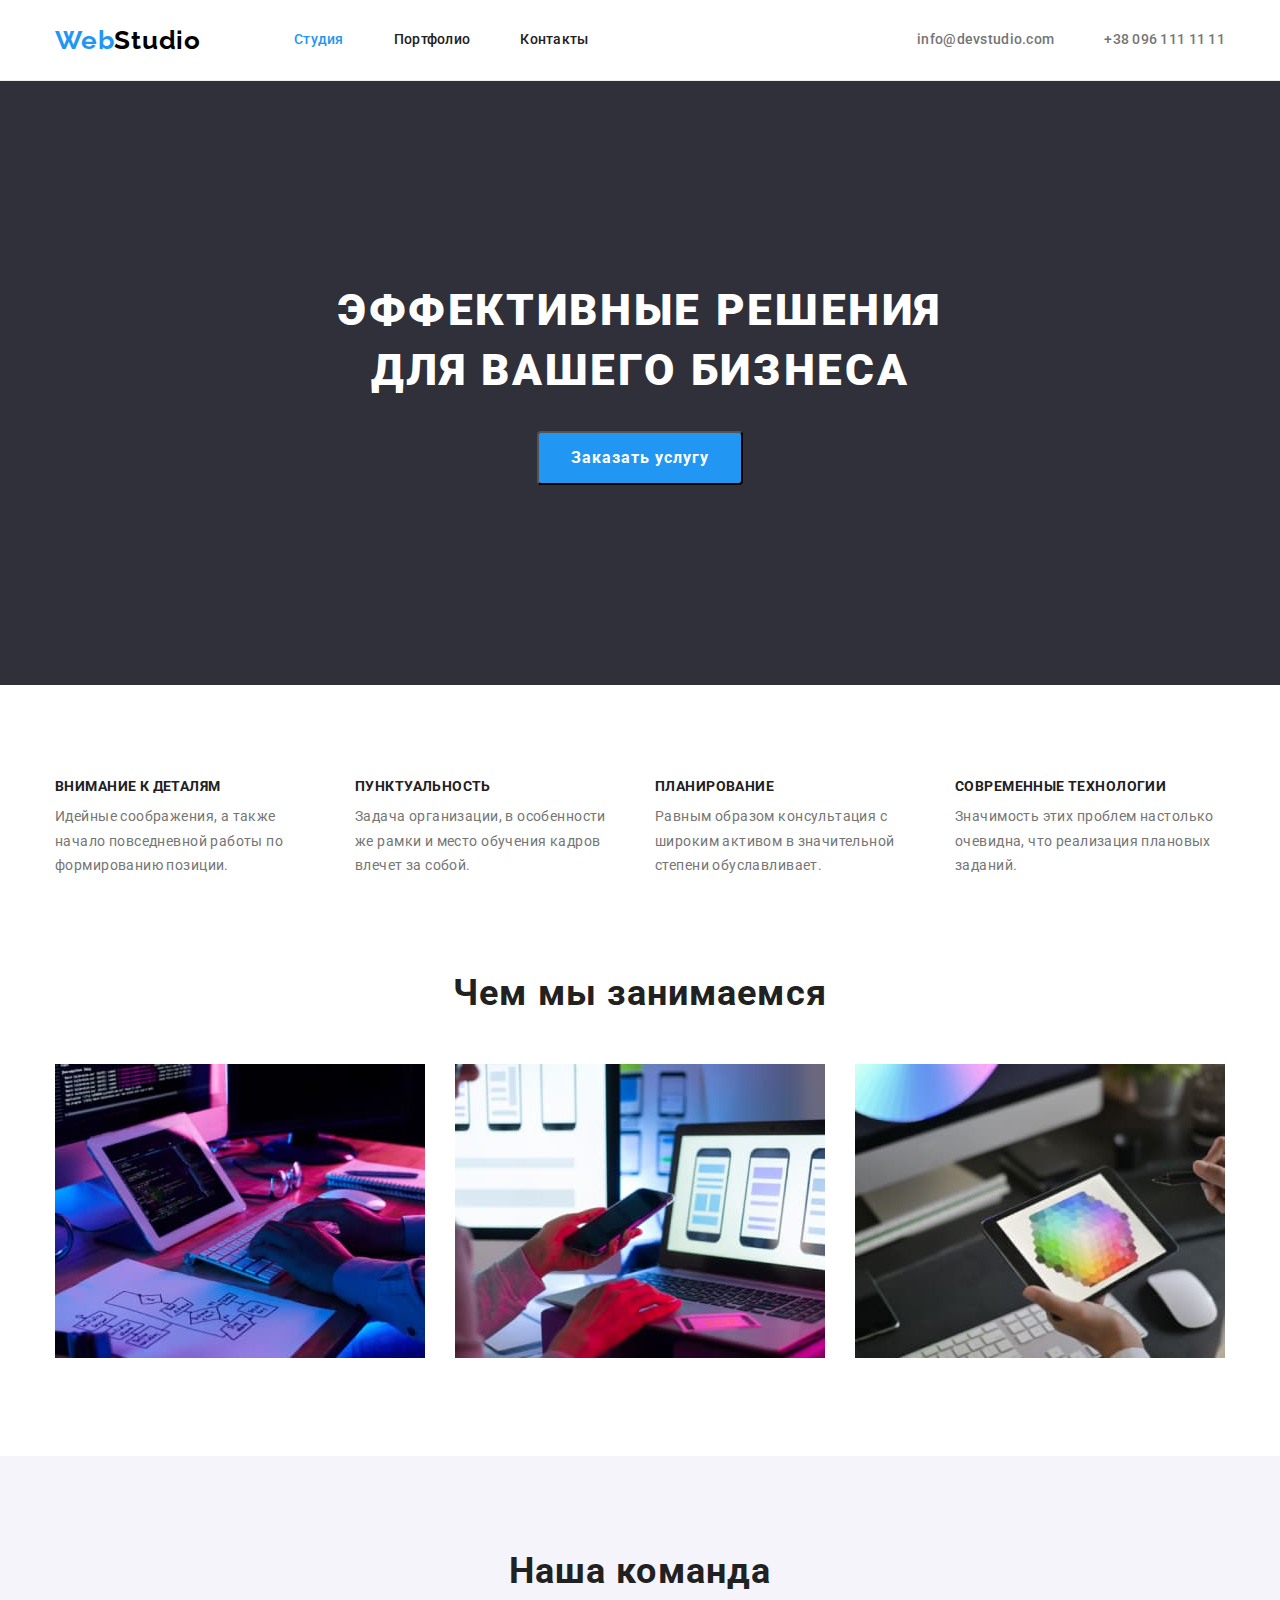
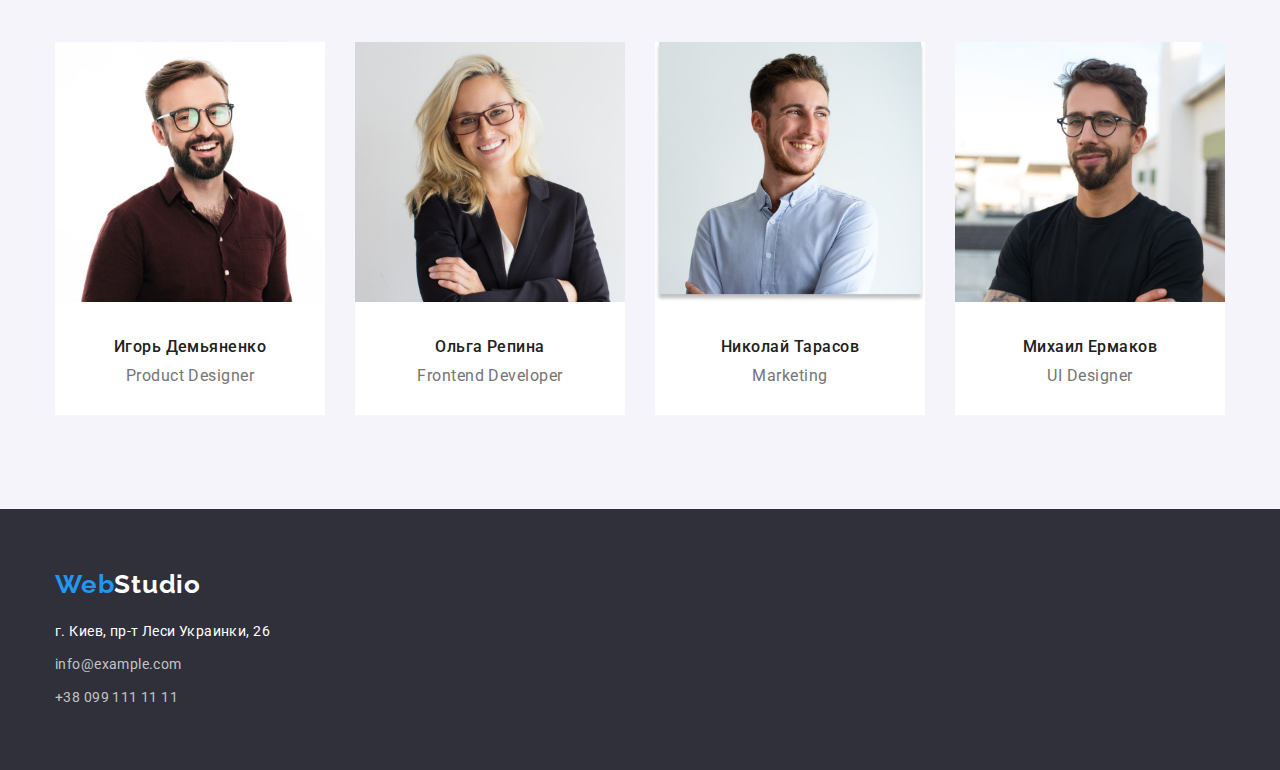
<file: index.html>
<!DOCTYPE html>
<html lang="ru">
  <head>
    <meta charset="UTF-8" />
    <meta http-equiv="X-UA-Compatible" content="IE=edge" />
    <meta name="viewport" content="width=device-width, initial-scale=1.0" />
    <title>Студия</title>
    <link rel="preconnect" href="https://fonts.googleapis.com" />
    <link rel="preconnect" href="https://fonts.gstatic.com" crossorigin />
    <link
      href="https://fonts.googleapis.com/css2?family=Raleway:wght@700&family=Roboto:wght@400;500;700;900&display=swap"
      rel="stylesheet"
    />
    <link
      rel="stylesheet"
      href="https://cdnjs.cloudflare.com/ajax/libs/modern-normalize/1.1.0/modern-normalize.min.css"
    />
    <link rel="stylesheet" href="./css/styles.css" />
  </head>
  <body>
    <!-- шапка -->
    <header>
      <div class="container main-nav">
        <a class="logo" href="" lang="en">Web<span class="logo-header">Studio</span> </a>
        <nav>
          <ul class="site-nav list">
            <li class="item"><a href="./index.html" class="link current">Студия</a></li>
            <li class="item"><a href="./portfolio.html" class="link">Портфолио</a></li>
            <li class="item"><a href="" class="link">Контакты</a></li>
          </ul>
        </nav>
        <ul class="contacts list">
          <li class="item">
            <a href="mailto:info@devstudio.com" class="link">info@devstudio.com</a>
          </li>
          <li class="item"><a href="tel:+380961111111" class="link">+38 096 111 11 11</a></li>
        </ul>
      </div>
    </header>
    <!-- контент -->
    <main>
      <!-- герой -->
      <section class="hero">
        <div class="container">
          <h1 class="hero-title">Эффективные решения для вашего бизнеса</h1>
          <button type="button" class="button btn-s">Заказать услугу</button>
        </div>
      </section>
      <!-- наши преимущества-->
      <section class="section benefits">
        <div class="container">
          <h2 class="section-title visually-hidden">Наши преимущества</h2>
          <ul class="benefits-list list">
            <li class="item">
              <h3 class="title">Внимание к деталям</h3>
              <p class="benefit">
                Идейные соображения, а также начало повседневной работы по формированию позиции.
              </p>
            </li>
            <li class="item">
              <h3 class="title">Пунктуальность</h3>
              <p class="benefit">
                Задача организации, в особенности же рамки и место обучения кадров влечет за собой.
              </p>
            </li>
            <li class="item">
              <h3 class="title">Планирование</h3>
              <p class="benefit">
                Равным образом консультация с широким активом в значительной степени обуславливает.
              </p>
            </li>
            <li class="item">
              <h3 class="title">Современные технологии</h3>
              <p class="benefit">
                Значимость этих проблем настолько очевидна, что реализация плановых заданий.
              </p>
            </li>
          </ul>
        </div>
      </section>
      <!-- чем мы занимаемся-->
      <section class="section">
        <div class="container">
          <h2 class="section-title">Чем мы занимаемся</h2>
          <ul class="list work-type">
            <li class="item">
              <img src="./images/studio/img1.jpg" alt="Разработка кода" width="370" />
            </li>
            <li class="item">
              <img src="./images/studio/img2.jpg" alt="Адаптация интерфейсов" width="370" />
            </li>
            <li class="item">
              <img src="./images/studio/img3.jpg" alt="Цветовые решения" width="370" />
            </li>
          </ul>
        </div>
      </section>
      <!-- наша команда -->
      <section class="section team">
        <div class="container">
          <h2 class="section-title">Наша команда</h2>
          <ul class="member-list list">
            <li class="member-card">
              <img src="./images/studio/team1.jpg" alt="фото Игоря" width="270" />
              <div class="member-description">
                <h3 class="member">Игорь Демьяненко</h3>
                <p class="member-prof" lang="en">Product Designer</p>
              </div>
            </li>
            <li class="member-card">
              <img src="./images/studio/team2.jpg" alt="фото Ольги" width="270" />
              <div class="member-description">
                <h3 class="member">Ольга Репина</h3>
                <p class="member-prof" lang="en">Frontend Developer</p>
              </div>
            </li>
            <li class="member-card">
              <img src="./images/studio/team3.jpg" alt="фото Николая" width="270" />
              <div class="member-description">
                <h3 class="member">Николай Тарасов</h3>
                <p class="member-prof" lang="en">Marketing</p>
              </div>
            </li>
            <li class="member-card">
              <img src="./images/studio/team4.jpg" alt="фото Михаила" width="270" />
              <div class="member-description">
                <h3 class="member">Михаил Ермаков</h3>
                <p class="member-prof" lang="en">UI Designer</p>
              </div>
            </li>
          </ul>
        </div>
      </section>
    </main>
    <!-- подвал -->
    <footer class="footer">
      <div class="container">
        <a class="logo" href="" lang="en">Web<span class="logo-footer">Studio</span> </a>
        <address class="address">
          <a href="https://goo.gl/maps/GyggzFE7eTkepQ136" class="address-link office"
            >г. Киев, пр-т Леси Украинки, 26</a
          >

          <a href="mailto:info@example.com" class="address-link">info@example.com</a>
          <a href="tel:+380991111111" class="address-link">+38 099 111 11 11</a>
        </address>
      </div>
    </footer>
  </body>
</html>
</file>
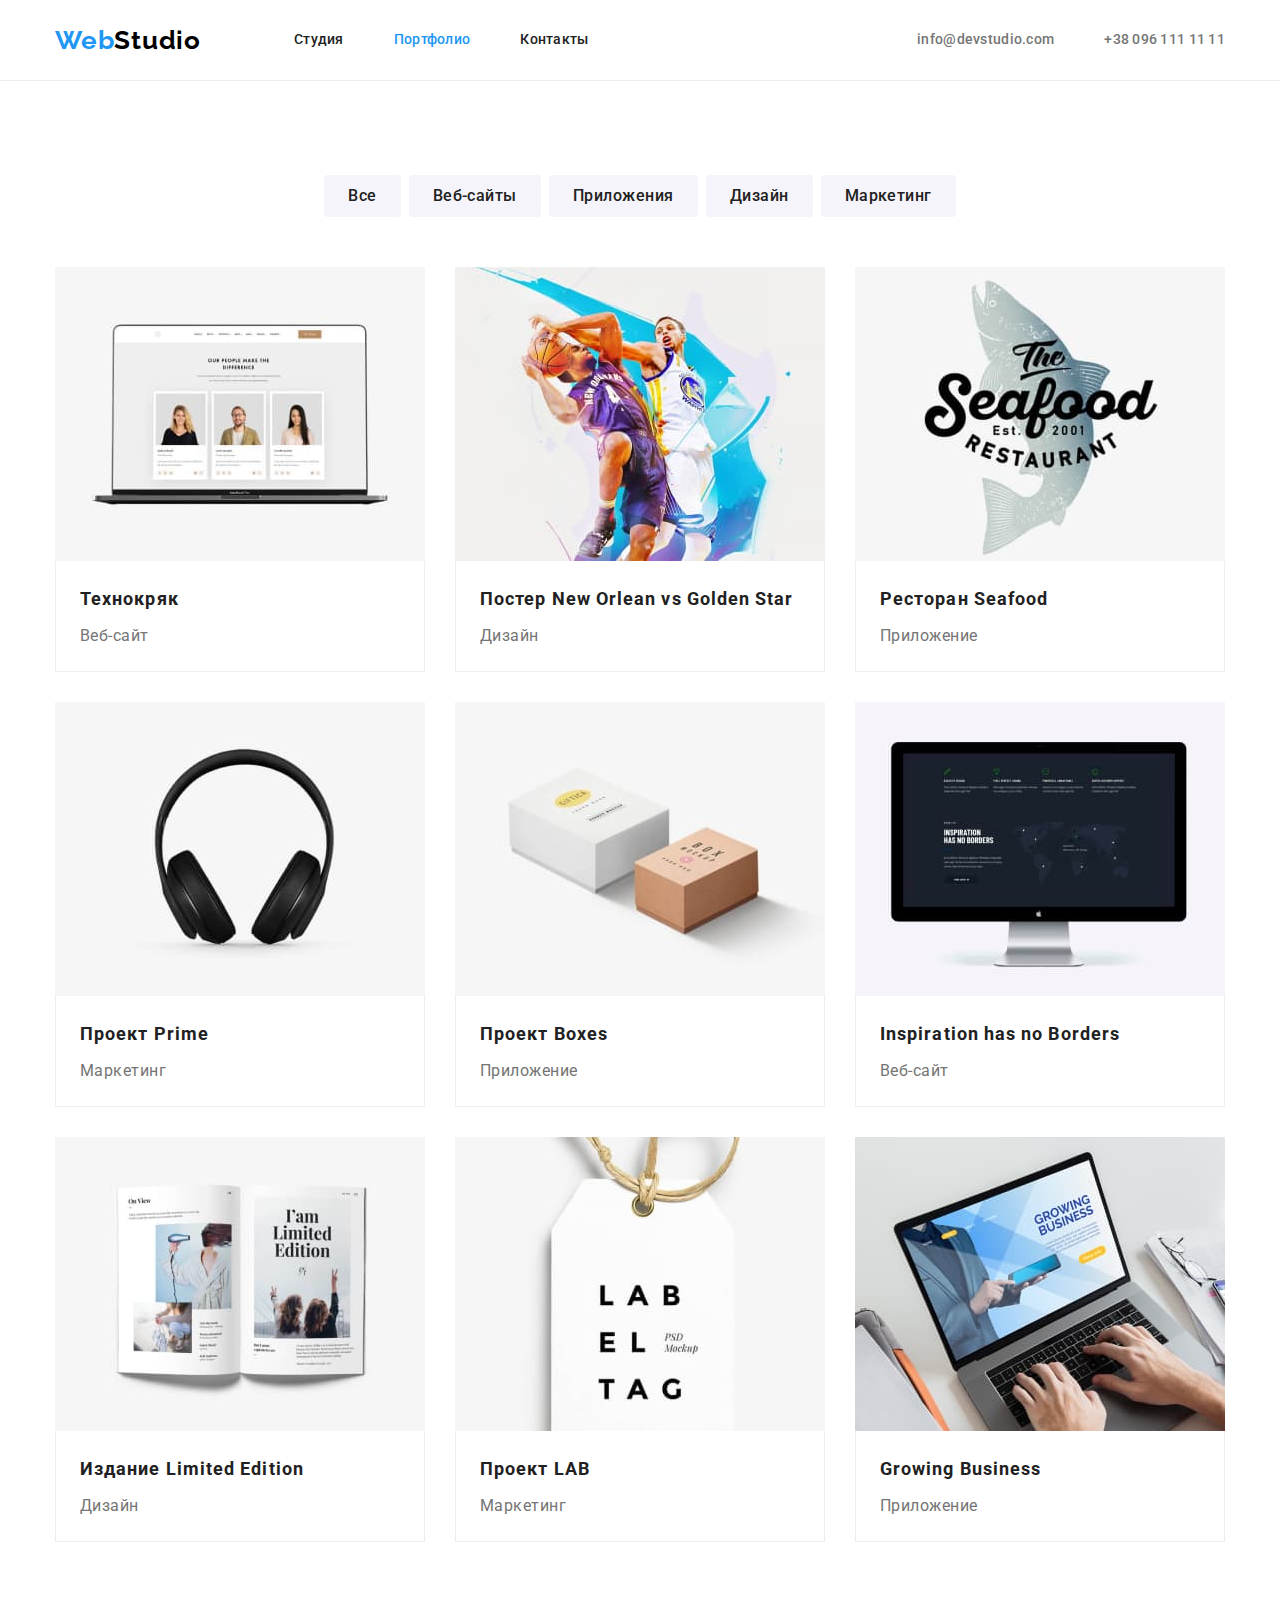
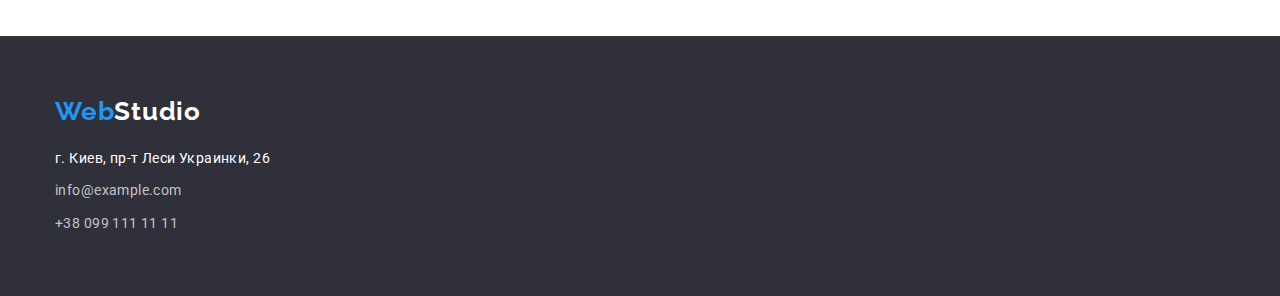
<file: portfolio.html>
<!DOCTYPE html>
<html lang="ru">
  <head>
    <meta charset="UTF-8" />
    <meta http-equiv="X-UA-Compatible" content="IE=edge" />
    <meta name="viewport" content="width=device-width, initial-scale=1.0" />
    <title>Портфолио</title>
    <link
      href="https://fonts.googleapis.com/css2?family=Raleway:wght@700&family=Roboto:wght@400;500;700;900&display=swap"
      rel="stylesheet"
    />
    <link
      rel="stylesheet"
      href="https://cdnjs.cloudflare.com/ajax/libs/modern-normalize/1.1.0/modern-normalize.min.css"
    />
    <link rel="stylesheet" href="./css/styles.css" />
  </head>
  <body>
    <!-- шапка -->
    <header>
      <div class="container main-nav">
        <a class="logo" href="" lang="en">Web<span class="logo-header">Studio</span> </a>
        <nav>
          <ul class="site-nav list">
            <li class="item"><a href="./index.html" class="link">Студия</a></li>
            <li class="item"><a href="./portfolio.html" class="link current">Портфолио</a></li>
            <li class="item"><a href="" class="link">Контакты</a></li>
          </ul>
        </nav>
        <ul class="contacts list">
          <li class="item">
            <a href="mailto:info@devstudio.com" class="link">info@devstudio.com</a>
          </li>
          <li class="item"><a href="tel:+380961111111" class="link">+38 096 111 11 11</a></li>
        </ul>
      </div>
    </header>
    <!-- контент -->
    <main>
      <section class="section portfolio">
        <h1 class="visually-hidden">Работы студии</h1>
        <div class="container">
          <ul class="filter list">
            <li class="item"><button type="button" class="button btn-p">Все</button></li>
            <li class="item"><button type="button" class="button btn-p">Веб-сайты</button></li>
            <li class="item"><button type="button" class="button btn-p">Приложения</button></li>
            <li class="item"><button type="button" class="button btn-p">Дизайн</button></li>
            <li class="item"><button type="button" class="button btn-p">Маркетинг</button></li>
          </ul>
          <ul class="example-list list">
            <li class="example-card">
              <img
                src="./images/portfolio/portfolio1.jpg"
                alt="Ноутбук с изображением сайта"
                width="370"
              />
              <div class="card-description">
                <h2 class="title">Технокряк</h2>
                <p class="product">Веб-сайт</p>
              </div>
            </li>
            <li class="example-card">
              <img
                src="./images/portfolio/portfolio2.jpg"
                alt="Игра двух баскетболистов"
                width="370"
              />
              <div class="card-description">
                <h2 class="title">Постер New Orlean vs Golden Star</h2>
                <p class="product">Дизайн</p>
              </div>
            </li>
            <li class="example-card">
              <img src="./images/portfolio/portfolio3.jpg" alt="Лого ресторана" width="370" />
              <div class="card-description">
                <h2 class="title">Ресторан Seafood</h2>
                <p class="product">Приложение</p>
              </div>
            </li>
            <li class="example-card">
              <img src="./images/portfolio/portfolio4.jpg" alt="Наушники" width="370" />
              <div class="card-description">
                <h2 class="title">Проект Prime</h2>
                <p class="product">Маркетинг</p>
              </div>
            </li>
            <li class="example-card">
              <img src="./images/portfolio/portfolio5.jpg" alt="Коробки" width="370" />
              <div class="card-description">
                <h2 class="title">Проект Boxes</h2>
                <p class="product">Приложение</p>
              </div>
            </li>
            <li class="example-card">
              <img
                src="./images/portfolio/portfolio6.jpg"
                alt="Монитор с изображением сайта"
                width="370"
              />
              <div class="card-description">
                <h2 class="title">Inspiration has no Borders</h2>
                <p class="product">Веб-сайт</p>
              </div>
            </li>
            <li class="example-card">
              <img src="./images/portfolio/portfolio7.jpg" alt="Открытая книга" width="370" />
              <div class="card-description">
                <h2 class="title">Издание Limited Edition</h2>
                <p class="product">Дизайн</p>
              </div>
            </li>
            <li class="example-card">
              <img src="./images/portfolio/portfolio8.jpg" alt="Бирка с лого проекта" width="370" />
              <div class="card-description">
                <h2 class="title">Проект LAB</h2>
                <p class="product">Маркетинг</p>
              </div>
            </li>
            <li class="example-card">
              <img src="./images/portfolio/portfolio9.jpg" alt="Работа за ноутбуком" width="370" />
              <div class="card-description">
                <h2 class="title">Growing Business</h2>
                <p class="product">Приложение</p>
              </div>
            </li>
          </ul>
        </div>
      </section>
    </main>
    <!-- подвал -->
    <footer class="footer">
      <div class="container">
        <a class="logo" href="" lang="en">Web<span class="logo-footer">Studio</span> </a>
        <address class="address">
          <a href="https://goo.gl/maps/GyggzFE7eTkepQ136" class="address-link office"
            >г. Киев, пр-т Леси Украинки, 26</a
          >

          <a href="mailto:info@example.com" class="address-link">info@example.com</a>
          <a href="tel:+380991111111" class="address-link">+38 099 111 11 11</a>
        </address>
      </div>
    </footer>
  </body>
</html>
</file>
<file: css/styles.css>
/* =====main styles===== */
html {
  box-sizing: border-box;
}

.container {
  width: 1200px;
  padding-left: 15px;
  padding-right: 15px;
  margin-left: auto;
  margin-right: auto;
}

:root {
  --title-color: #212121;
  --accent-color: #2196f3;
  --white-color: #ffffff;
  --phrase-color: #757575;
  --logo-color: #000000;
  --background-section: #e5e5e5;
  --background-hero: #2f303a;
  --background-btn-p: #f5f4fa;
  --background-btn-s: #188ce8;
  --contact-color: #c4c4c4;
}
body {
  font-family: Roboto, sans-serif;
  color: var(--phrase-color);
  background-color: var(--white-color);
}
.list {
  padding: 0;
  margin: 0;
  list-style: none;
}
.section {
  padding-top: 94px;
  padding-bottom: 94px;
}

/* =====logo===== */
.logo {
  font-family: Raleway, sans-serif;
  font-weight: 700;
  font-size: 26px;
  line-height: 1.19;
  letter-spacing: 0.03em;
  text-decoration: none;
  color: var(--accent-color);
}
.logo-header {
  color: var(--logo-color);
}

/* =====header===== */
header {
  border-bottom: 1px solid #ececec;
}

.main-nav {
  display: flex;
  align-items: center;
}
.link {
  font-weight: 500;
  font-size: 14px;
  line-height: 1.14;
  letter-spacing: 0.02em;
  text-decoration: none;
}
.site-nav {
  display: flex;
  margin-left: 93px;
}
.site-nav .item + .item {
  margin-left: 50px;
}
.site-nav .link {
  color: var(--title-color);
  display: block;
  padding-top: 32px;
  padding-bottom: 32px;
}
.site-nav .link:hover,
.site-nav .link:focus {
  color: var(--accent-color);
}
.site-nav .current {
  color: var(--accent-color);
}
.contacts {
  display: flex;
  margin-left: auto;
}
.contacts .item + .item {
  margin-left: 50px;
}
.contacts .link {
  color: var(--phrase-color);

  display: block;
  padding-top: 32px;
  padding-bottom: 32px;
}
.contacts .link:hover,
.contacts .link:focus {
  color: var(--accent-color);
}

/* =====hero===== */
.hero {
  background-color: var(--background-hero);
  text-align: center;
  padding-top: 200px;
  padding-bottom: 200px;
}
.hero-title {
  margin-top: 0;
  margin-bottom: 30px;
  margin-left: auto;
  margin-right: auto;
  max-width: 696px;
  text-align: center;
  color: var(--white-color);
  font-weight: 900;
  font-size: 44px;
  line-height: 1.36;
  letter-spacing: 0.06em;
  text-transform: uppercase;
}

.button {
  display: inline-block;
  border-radius: 4px;
  font-family: inherit;
  font-weight: 500;
  font-size: 16px;
  line-height: 1.62;
  text-align: center;
  letter-spacing: 0.03em;
  cursor: pointer;
  min-width: 73px;
}
.btn-s {
  padding: 10px 32px;
  color: var(--white-color);
  background-color: var(--accent-color);
  font-weight: 700;
  line-height: 1.87;
  letter-spacing: 0.06em;
}
.btn-s:hover,
.btn-s:focus {
  background-color: var(--background-btn-s);
}

/* =====наши преимущества===== */
.section.benefits {
  padding-bottom: 0;
}

.benefits-list {
  display: flex;
}
.benefits-list .item {
  max-width: 270px;
}
.benefits-list .item + .item {
  margin-left: 30px;
}
.benefits-list .title {
  margin-top: 0;
  margin-bottom: 10px;
  color: var(--title-color);
  font-weight: 700;
  font-size: 14px;
  line-height: 1.14;
  letter-spacing: 0.03em;
  text-transform: uppercase;
}
.benefit {
  margin-top: 0;
  margin-bottom: 0;
  font-size: 14px;
  line-height: 1.74;
  letter-spacing: 0.03em;
}

/* =====чем мы занимаемся===== */
.section-title {
  margin-top: 0;
  margin-bottom: 50px;
  color: var(--title-color);
  font-weight: 700;
  font-size: 36px;
  line-height: 1.17;
  text-align: center;
  letter-spacing: 0.03em;
}
.work-type {
  display: flex;
}
.work-type .item + .item {
  margin-left: 30px;
}

/* =====наша команда===== */

.team {
  background-color: var(--background-btn-p);
}
.member-list {
  display: flex;
}
.member-list .member-card + .member-card {
  margin-left: 30px;
}
.member-card {
  width: 270px;
  background-color: var(--white-color);
}
.member-description {
  padding-top: 30px;
  padding-bottom: 30px;
}
.member {
  margin-top: 0;
  margin-bottom: 10px;
  color: var(--title-color);
  font-weight: 500;
  font-size: 16px;
  line-height: 1.19;
  text-align: center;
  letter-spacing: 0.03em;
}
.member-prof {
  margin: 0;
  font-size: 16px;
  line-height: 1.19;
  text-align: center;
  letter-spacing: 0.03em;
}

/* =====footer===== */
.footer {
  padding-top: 60px;
  padding-bottom: 60px;
  background-color: var(--background-hero);
}
.logo-footer {
  color: var(--white-color);
}
.footer .logo {
  display: block;
  margin-top: 0;
  margin-bottom: 20px;
}
.address-link {
  display: block;
  margin-top: 0;
  margin-bottom: 9px;
  color: var(--contact-color);
  font-style: normal;
  font-weight: 400;
  font-size: 14px;
  line-height: 1.71;
  letter-spacing: 0.03em;
  text-decoration: none;
}
.address-link:last-child {
  margin-bottom: 0;
}
.office {
  color: var(--white-color);
}
.address-link:hover,
.address-link:focus {
  color: var(--accent-color);
}

/* =====portfolio===== */

.visually-hidden {
  position: absolute;
  width: 1px;
  height: 1px;
  margin: -1px;
  border: 0;
  padding: 0;
  white-space: nowrap;
  clip-path: inset(100%);
  clip: rect(0 0 0 0);
  overflow: hidden;
}

.filter {
  display: flex;
  justify-content: center;
  margin-bottom: 50px;
}
.filter .item + .item {
  margin-left: 8px;
}
.btn-p {
  padding: 6px 22px;
  color: var(--title-color);
  background-color: var(--background-btn-p);
  border-color: transparent;
}
.btn-p:hover,
.btn-p:focus {
  color: var(--white-color);
  background-color: var(--accent-color);
}

.example-list {
  display: flex;
  flex-wrap: wrap;
}
.example-card {
  width: calc((100% - 60px) / 3);
  margin-right: 30px;
  margin-bottom: 30px;
  background-color: var(--example-card-color);
}
.example-card:nth-child(3n) {
  margin-right: 0;
}
.example-card:nth-last-child(-n + 3) {
  margin-bottom: 0;
}
.example-card img {
  display: block;
}
.card-description {
  width: 370px;
  /* height: 110px; */
  padding: 20px 24px;
  border-left: 1px solid #eeeeee;
  border-right: 1px solid #eeeeee;
  border-bottom: 1px solid #eeeeee;
}
.card-description .title {
  margin-top: 0;
  margin-bottom: 4px;
  color: var(--title-color);
  font-weight: 700;
  font-size: 18px;
  line-height: 2;
  letter-spacing: 0.06em;
}
.card-description .product {
  margin: 0;
  font-size: 16px;
  line-height: 1.87;
  letter-spacing: 0.03em;
}
</file>
